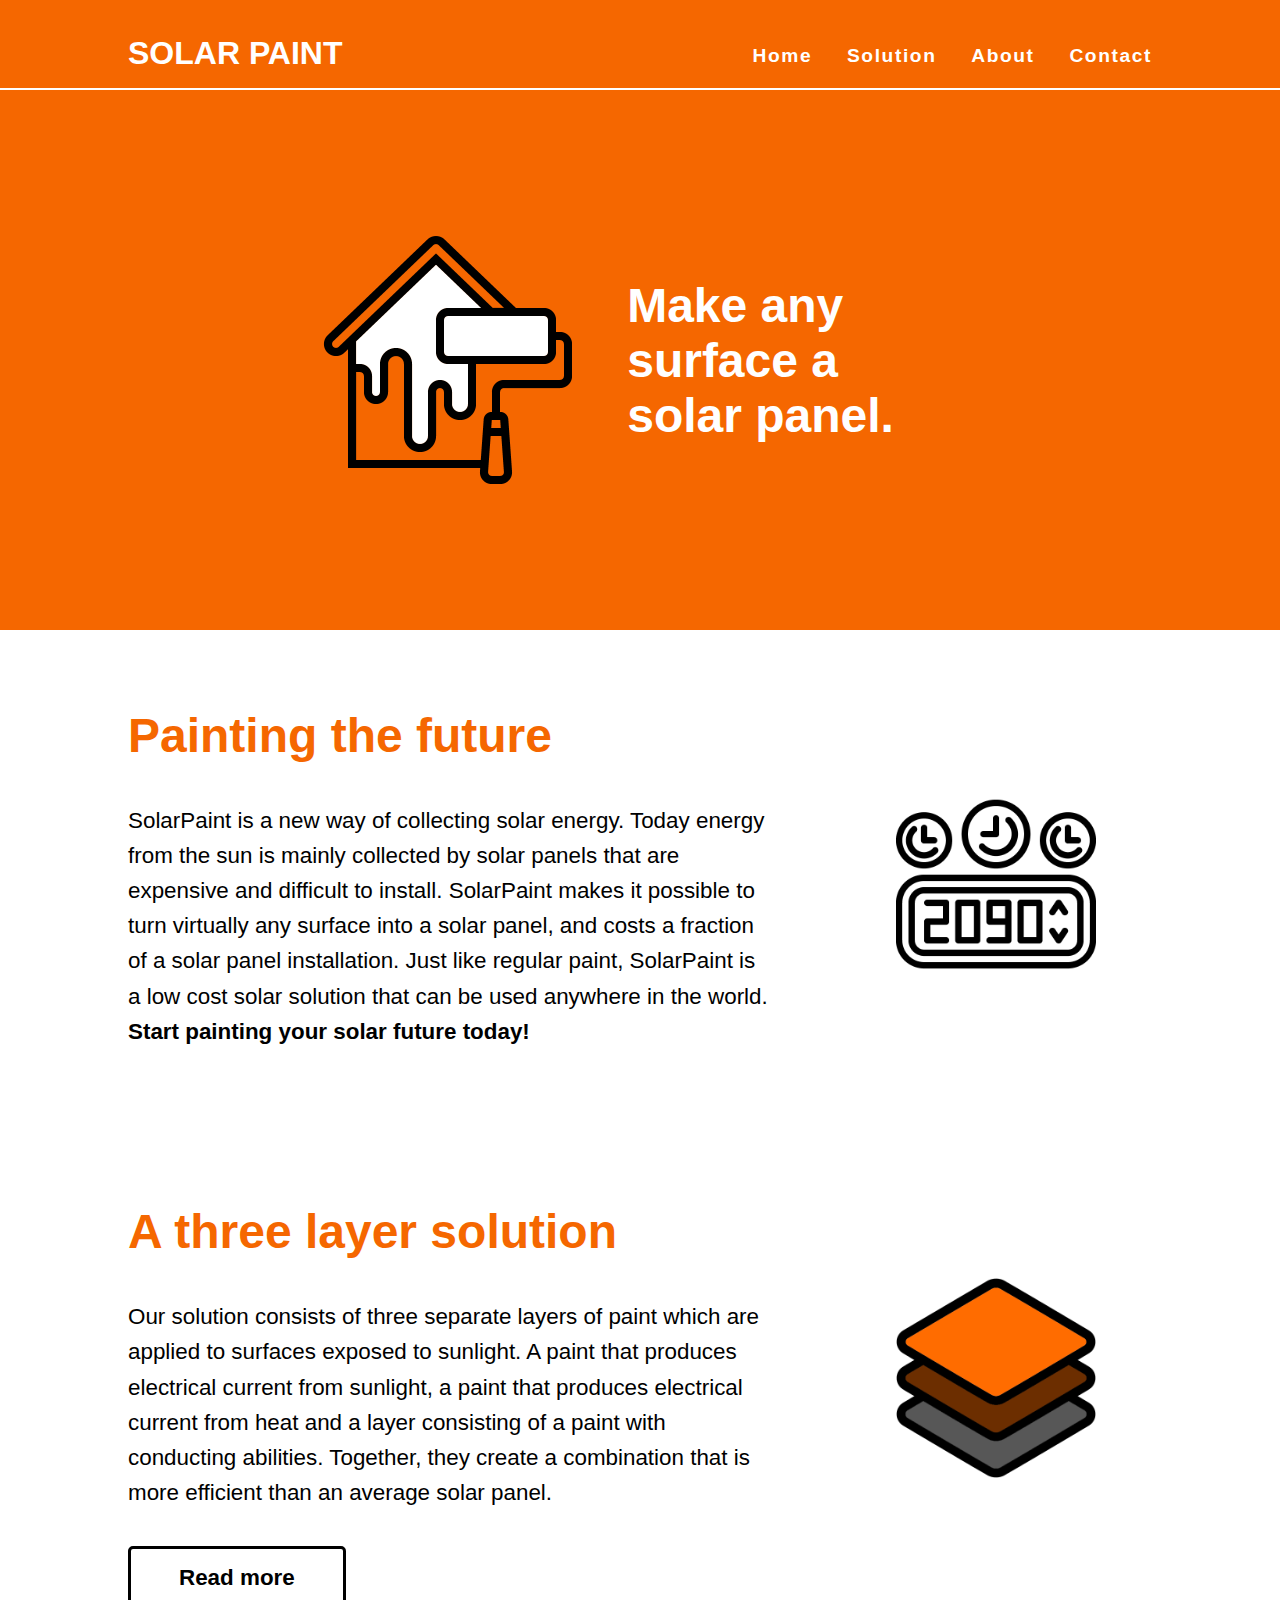
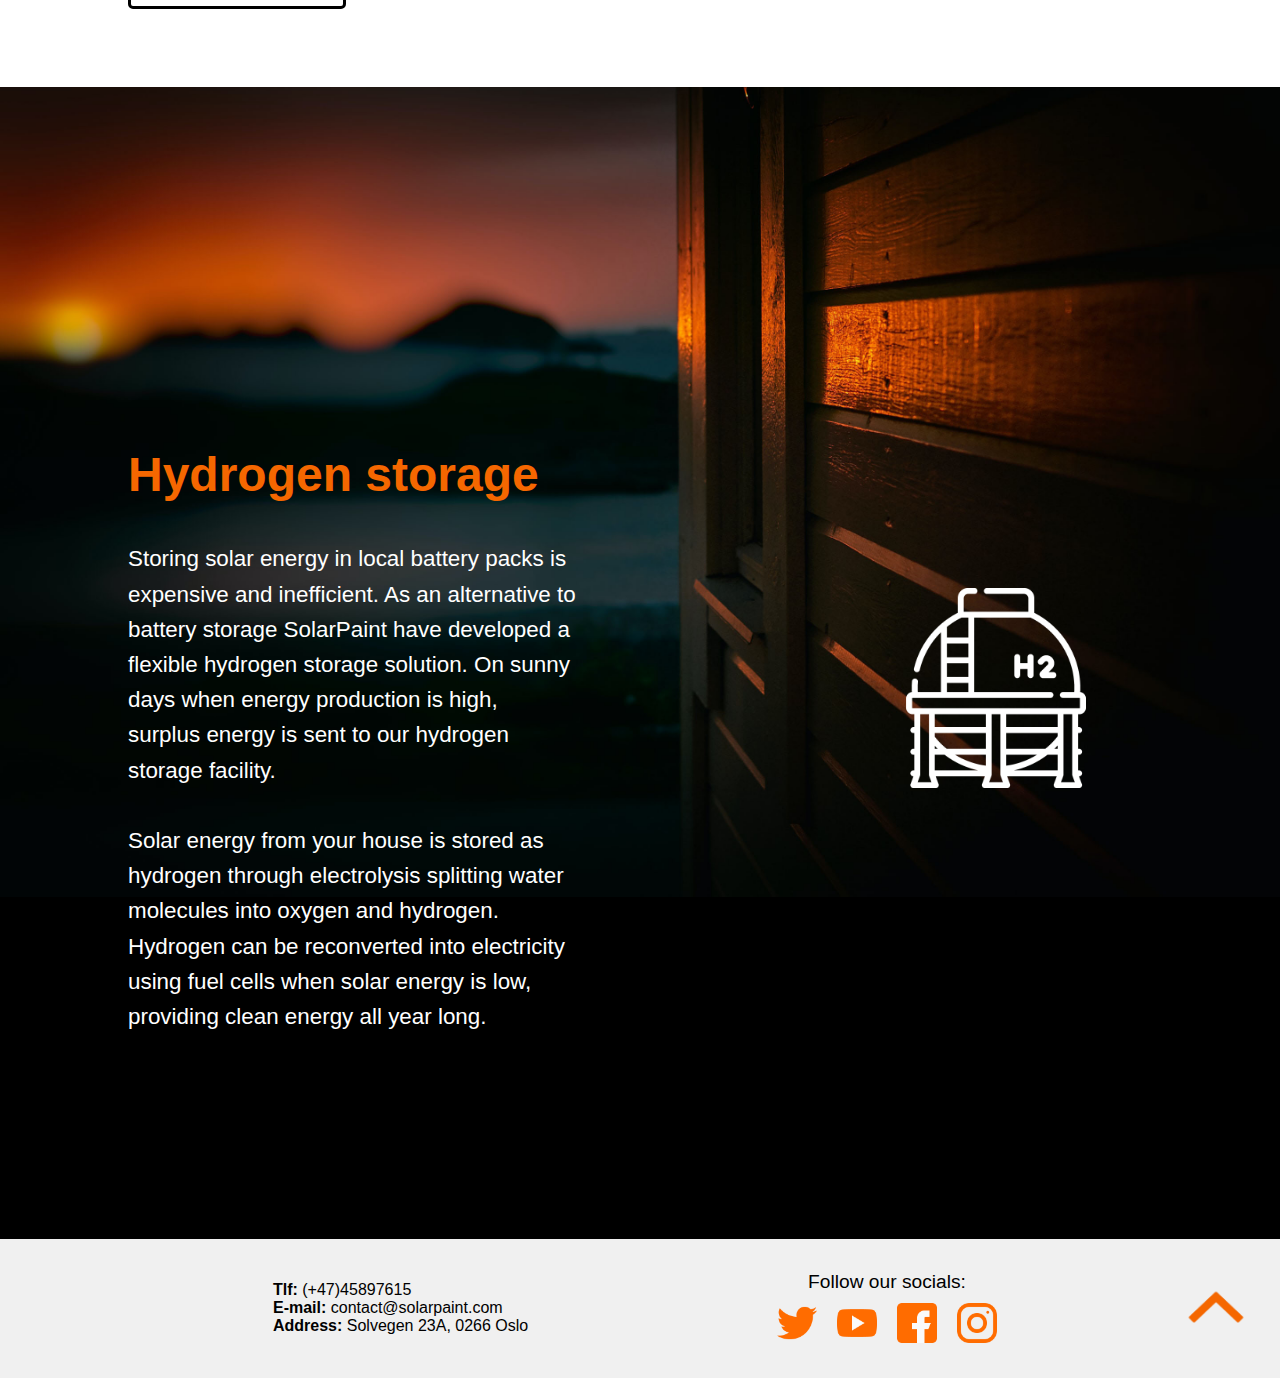
<file: index.html>
<!DOCTYPE html>
<html lang="en">
  <head>
    <meta charset="utf-8">
    <meta name="Viewport" content="width=device-width, initial-scale=1.0">
    <link rel="preconnect" href="https://fonts.gstatic.com">
    <link type="text/css" rel="stylesheet" href="css/index.css">
    <title>Solar Paint</title>
    <noscript>
      <style>
        /* Styles for no java script */
        .no-js {
          display: none;
        }
        @media screen and (max-width: 1024px){
          .nav-container {
            position: relative;
            top: 0;
            width: 100vw;
            height: auto;
            background-color: #f56700;
            z-index: 3;
            border-bottom-style: none;
          }
          .navbar {
            flex-direction: column;
          }
          .nav-logo{
            text-align: center;
            border-bottom-style: solid;
            border-color: white;
            border-width: 2px;
            width: 100vw;
          }
          .nav-links{
            position: relative;
            flex-direction: column;
            justify-content: space-around;
            text-align: center;
            align-items: center;
            padding: 0;
            top: 0;
            width: 100vw;
            height: 30vh;
            transform: translateX(0%);

          }
          .nav-links li {
            opacity: 1;
          }
          .header-content {
            top: 0;
          }
        }
      </style>
    </noscript>
  </head>
  <body>
    <header id="top">
      <!-- Skip button -->
      <a class="skip-button" href="#content">Skip to content</a>
      <!-- Navigationbar -->
      <div class="nav-container">
        <div class="navbar">
          <div class="nav-logo"><a href="index.html">Solar Paint</a></div>
          <ul class="nav-links">
            <li><a class="hover-effect" href="index.html">Home</a></li>
            <li><a class="hover-effect" href="solution.html">Solution</a></li>
            <li><a class="hover-effect" href="about.html">About</a></li>
            <li><a class="hover-effect" href="contact.html">Contact</a></li>
          </ul>
          <div class="menu no-js">
            <div class="menu-text">
              <p>menu </p>
            </div>
            <div class="burger">
              <div class="line1"></div>
              <div class="line2"></div>
              <div class="line3"></div>
            </div>
          </div>
        </div>
      </div>

      <!-- Content in header -->
      <div class="header-content">
        <div class="header-box">
          <div class="header-img-container">
            <img id="header-img" src="img/001-painting.png" alt="solar paint logo, a house and a paint roller combined in a icon ">
          </div>
          <div class="header-text">
            <h1>
              Make any surface a solar panel.<br>
            </h1>
          </div>
        </div>


      </div>

    </header>
    <main id="content">

      <div class="text-section">
        <div id="aboutTheProblem" class="row background-white">
          <div class="col-text">
            <h2>Painting the future</h2>
            <p>
              SolarPaint is a new way of collecting solar energy. Today energy from the sun is mainly collected by
              solar panels that are expensive and difficult to install. SolarPaint makes it possible to turn
              virtually any surface into a solar panel, and costs a fraction of a solar panel installation.
              Just like regular paint, SolarPaint is a low cost solar solution that can be used anywhere in the world.
              <strong>Start painting your solar future today!</strong>
            </p><br>
          </div>
          <div class="col-icon">
            <img src="img/icon_future.png" alt="An image of an clock representing the future">
          </div>
        </div>

        <div id="aboutImplementation" class="row background-white">
          <div class="col-text">
            <h2>A three layer solution</h2>
            <p>
              Our solution consists of three separate layers of paint which are applied to surfaces exposed to sunlight.
              A paint that produces electrical current from sunlight, a paint that produces electrical current from heat
              and a layer consisting of a paint with conducting abilities.
              Together, they create a combination that is more efficient than an average solar panel.
            </p><br>
            <a class="read-more-button" href="solution.html">Read more</a>
          </div>
          <div class="col-icon">
            <img src="img/icon_layers3_farge_fill.png" alt="Three stacked layers">
          </div>
        </div>
      </div>

        <div id="aboutStorage" class="row background-black">
          <div id="storage-text" class="col-text">
            <h2>Hydrogen storage</h2>
            <p>
              Storing solar energy in local battery packs is expensive and inefficient. As an alternative to battery
              storage SolarPaint have developed a flexible hydrogen storage solution. On sunny days when energy
              production is high, surplus energy is sent to our hydrogen storage facility.
              <br><br>
              Solar energy from your house is stored as hydrogen through electrolysis splitting water molecules into
              oxygen and hydrogen. Hydrogen can be reconverted into electricity using fuel cells when solar energy is
              low, providing clean energy all year long.
            </p><br>
          </div>
          <div id="h2-icon" class="col-icon">
            <img src="img/icon_hydrogen.png" alt="">
          </div>
        </div>
      </main>
      <footer>
        <div class="footer-container">
          <div class="footer-column-left">
            <ul class="footer-container-list">
              <li><strong>Tlf:</strong> (+47)45897615</li>
              <li><strong>E-mail:</strong> contact@solarpaint.com</li>
              <li><strong>Address:</strong> Solvegen 23A, 0266 Oslo</li>
            </ul>
          </div>
          <div class="footer-column-right">
            <div class="social-text">Follow our socials:</div>
            <div class="footer-socials">
              <a href="https://twitter.com" target="_blank" ><img class="socialMediaIcon" src="img/twitter_icon.png" alt="Twitter"></a>
              <a href="https://www.youtube.com" target="_blank" ><img class="socialMediaIcon" src="img/youtube_icon.png" alt="Youtube"></a>
              <a href="https://www.facebook.com" target="_blank" ><img class="socialMediaIcon" src="img/facebook_icon.png" alt="Facebook"></a>
              <a href="https://www.instagram.com" target="_blank" ><img class="socialMediaIcon" src="img/instagram_icon.png" alt="Instagram"></a>
            </div>
          </div>
        </div>
        <div class="top-arrow-container no-js">
          <a href="#top"><img src="img/orange-arrow.png" alt="Back to top"></a>
        </div>

      </footer>

    <script src="app.js" type="text/javascript"></script>
  </body>

  <!--

     SOURCES
     Hover effect links: https://webdevtrick.com/css-link-hover-effects/
     JS for mobile menu: https://www.youtube.com/watch?v=gXkqy0b4M5g
     Photo credit: https://unsplash.com/@vidarnm
     Graphics licensed and modified from : https://www.flaticon.com/

     ----- Resources used -----------------------------------

      Texteditor:
        Atom - https://atom.io/
        Webstorm - https://www.jetbrains.com/webstorm/

      Version control:
        Github - https://github.com/

      Html and css:
        https://www.w3schools.com/
        https://developer.mozilla.org/

      Accessibility:
        https://a11y-101.com/
        https://uu.difi.no/krav-og-regelverk/losningsforslag-web

      Automated html checker:
        Tingtung checker - http://checkers.eiii.eu/
        Lighthouse from chrome developer tool
        W3C markup validation - https://validator.w3.org/

      ----- Text ------------------------------------

      Sources:

      Sullivan, K.D. (2020. 09. September). Photovoltaic paint has endless potential. LabRoots.
      https://www.labroots.com/trending/chemistry-and-physics/18633/photovoltaic-paint-endless-potential

      Zyga. L. (2016, 21. November). Thermoelectric paint enables walls to convert heat into electricity. Phys org.
      https://phys.org/news/2016-11-thermoelectric-enables-walls-electricity.html


     -->


</html>
</file>
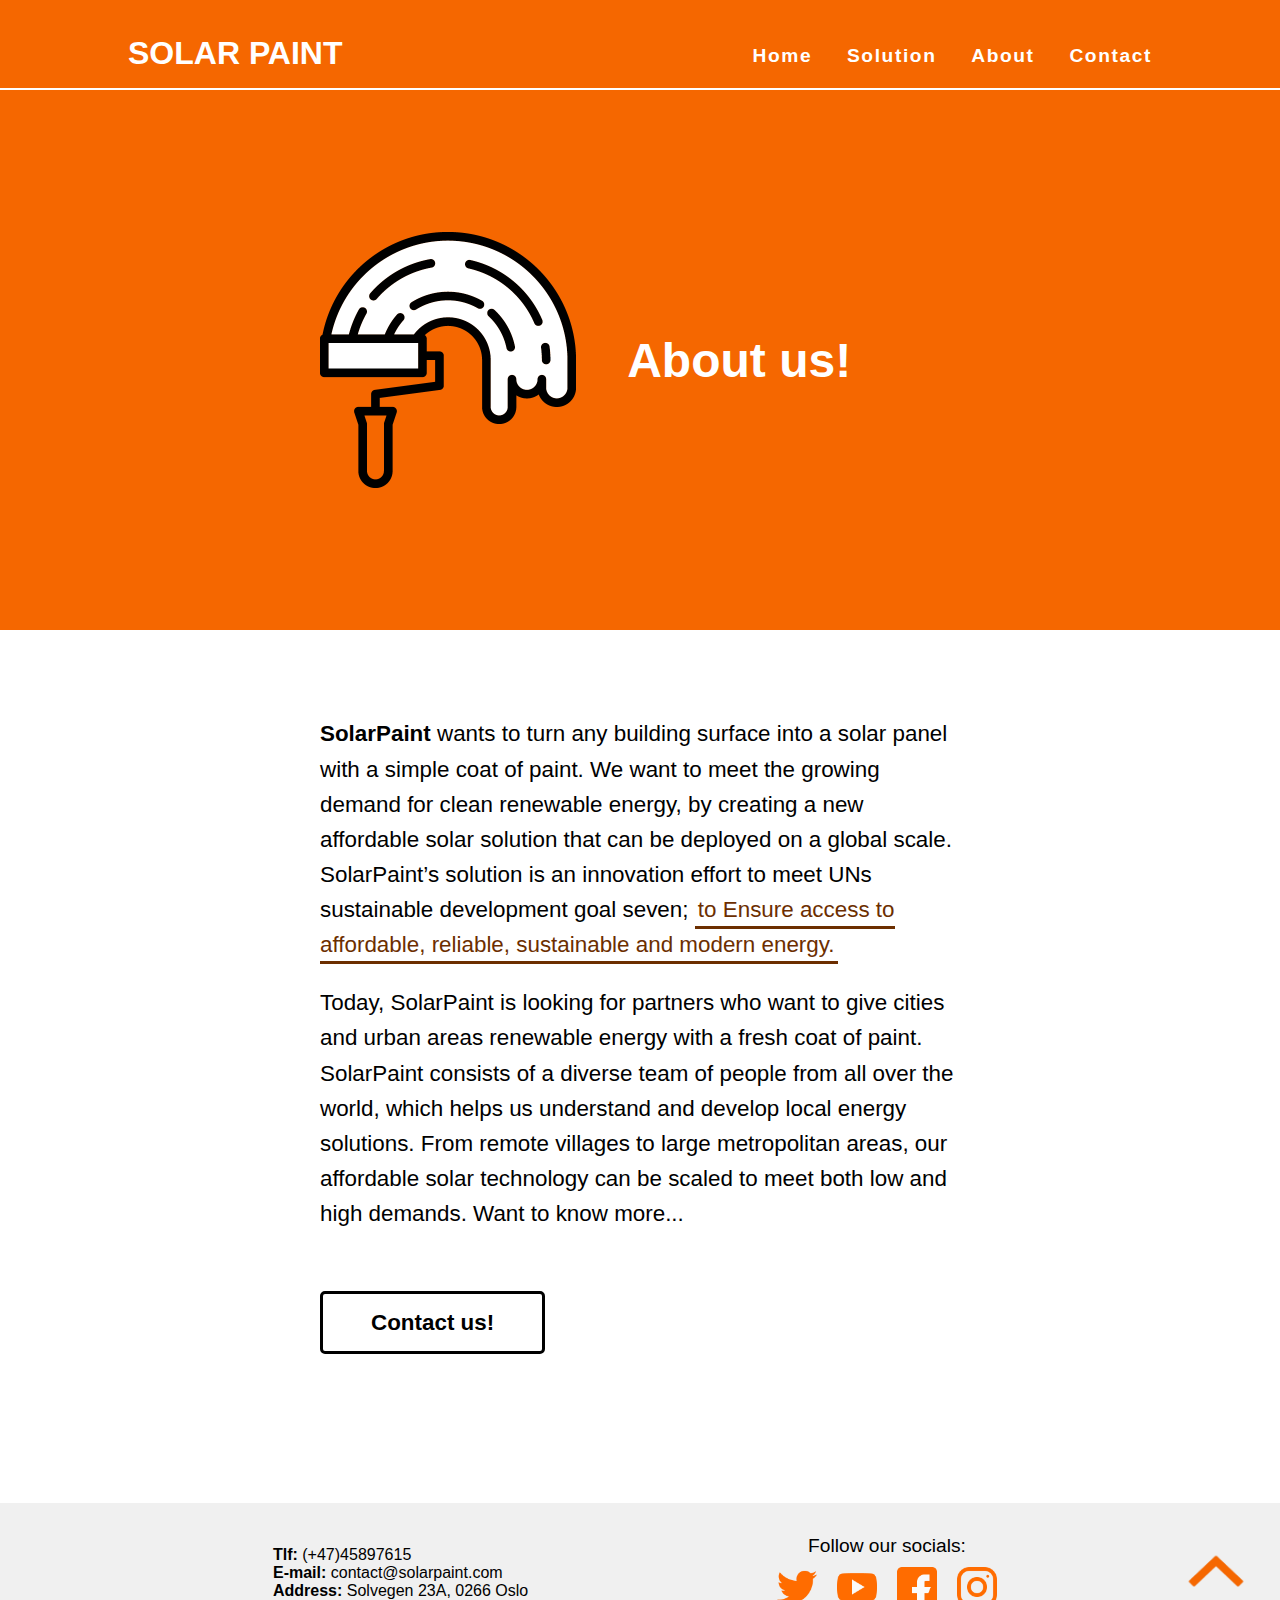
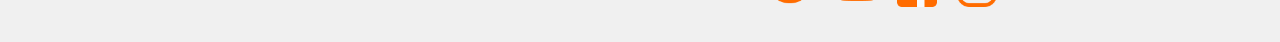
<file: about.html>
<!DOCTYPE html>
<html lang="en">
<head>
    <meta charset="UTF-8">
    <meta name="Viewport" content="width=device-width, initial-scale=1.0">
    <link rel="preconnect" href="https://fonts.gstatic.com">
    <link type="text/css" rel="stylesheet" href="css/index.css">
    <title>About</title>
    <noscript>
        <style>
            /* Styles for no java script */
            .no-js {
                display: none;
            }
            @media screen and (max-width: 1024px){
                .nav-container {
                    position: relative;
                    top: 0;
                    width: 100vw;
                    height: auto;
                    background-color: #f56700;
                    z-index: 3;
                    border-bottom-style: none;
                }
                .navbar {
                    flex-direction: column;
                }
                .nav-logo{
                    text-align: center;
                    border-bottom-style: solid;
                    border-color: white;
                    border-width: 2px;
                    width: 100vw;
                }
                .nav-links{
                    position: relative;
                    flex-direction: column;
                    justify-content: space-around;
                    text-align: center;
                    align-items: center;
                    padding: 0;
                    top: 0;
                    width: 100vw;
                    height: 30vh;
                    transform: translateX(0%);

                }
                .nav-links li {
                    opacity: 1;
                }
                .header-content {
                    top: 0;
                }
            }
        </style>
    </noscript>
</head>
<body>
    <header id="top">
        <!-- Skip button -->
        <a class="skip-button" href="#content-about">Skip to content</a>
        <!-- Navigationbar -->
        <div class="nav-container">
            <div class="navbar">
                <div class="nav-logo"><a href="index.html">Solar Paint</a></div>
                <ul class="nav-links">
                    <li><a class="hover-effect" href="index.html">Home</a></li>
                    <li><a class="hover-effect" href="solution.html">Solution</a></li>
                    <li><a class="hover-effect" href="about.html">About</a></li>
                    <li><a class="hover-effect" href="contact.html">Contact</a></li>
                </ul>
                <div class="menu no-js">
                    <div class="menu-text">
                        <p>menu </p>
                    </div>
                    <div class="burger">
                        <div class="line1"></div>
                        <div class="line2"></div>
                        <div class="line3"></div>
                    </div>
                </div>
            </div>
        </div>
    </header>

    <div class="header-content">
        <div class="header-box">
            <div class="header-img-container">
                <img id="header-img" src="img/icon_paintroller_white_fill.png"  alt="header illustration, a paint roller leaving a half circular paint stroke">
            </div>
            <div class="header-text">
                <h1>
                    About us!<br>
                </h1>
            </div>
        </div>
    </div>

    <main>
        <div class="contact-section row" id="about-us">
            <div class="contact-container">
                <div class="col-text">
                    <p><strong>SolarPaint</strong> wants to turn any building surface into a solar panel with a simple
                        coat of paint. We want to meet the growing demand for clean renewable energy,
                        by creating a new affordable solar solution that can be deployed on a global scale.
                        SolarPaint’s solution is an innovation effort to meet UNs sustainable development
                        goal seven; <a class="source" href="https://www.globalgoals.org/7-affordable-and-clean-energy">
                            to Ensure access to affordable, reliable, sustainable and modern energy.</a></p>

                    <p>Today, SolarPaint is looking for partners who want to give cities and urban areas renewable
                        energy with a fresh coat of paint. SolarPaint consists of a diverse team of people from
                        all over the world, which helps us understand and develop local energy solutions.
                        From remote villages to large metropolitan areas, our affordable solar technology can
                        be scaled to meet both low and high demands.
                        Want to know more...</p>

                    <br>

                    <p><a class="read-more-button" href="contact.html" target="_blank">Contact us!</a></p>



                </div>
            </div>
        </div>
    </main>



    <footer id="footer-margin">
        <div class="footer-container">
            <div class="footer-column-left">
                <ul class="footer-container-list">
                    <li><strong>Tlf:</strong> (+47)45897615</li>
                    <li><strong>E-mail:</strong> contact@solarpaint.com</li>
                    <li><strong>Address:</strong> Solvegen 23A, 0266 Oslo</li>
                </ul>
            </div>
            <div class="footer-column-right">
                <div class="social-text">Follow our socials:</div>
                <div class="footer-socials">
                    <a href="https://twitter.com" target="_blank" ><img class="socialMediaIcon" src="img/twitter_icon.png" alt="Twitter"></a>
                    <a href="https://www.youtube.com" target="_blank" ><img class="socialMediaIcon" src="img/youtube_icon.png" alt="Youtube"></a>
                    <a href="https://www.facebook.com" target="_blank" ><img class="socialMediaIcon" src="img/facebook_icon.png" alt="Facebook"></a>
                    <a href="https://www.instagram.com" target="_blank" ><img class="socialMediaIcon" src="img/instagram_icon.png" alt="Instagram"></a>
                </div>
            </div>
        </div>
        <div class="top-arrow-container no-js">
            <a href="#top"><img src="img/orange-arrow.png" alt="Back to top"></a>
        </div>
    </footer>



    <script src="app.js"></script>

</body>

<!--

     SOURCES
     Hover effect links: https://webdevtrick.com/css-link-hover-effects/
     JS for mobile menu: https://www.youtube.com/watch?v=gXkqy0b4M5g
     Photo credit: https://unsplash.com/@vidarnm
     Graphics licensed from : https://www.flaticon.com/

     -->
</html>
</file>
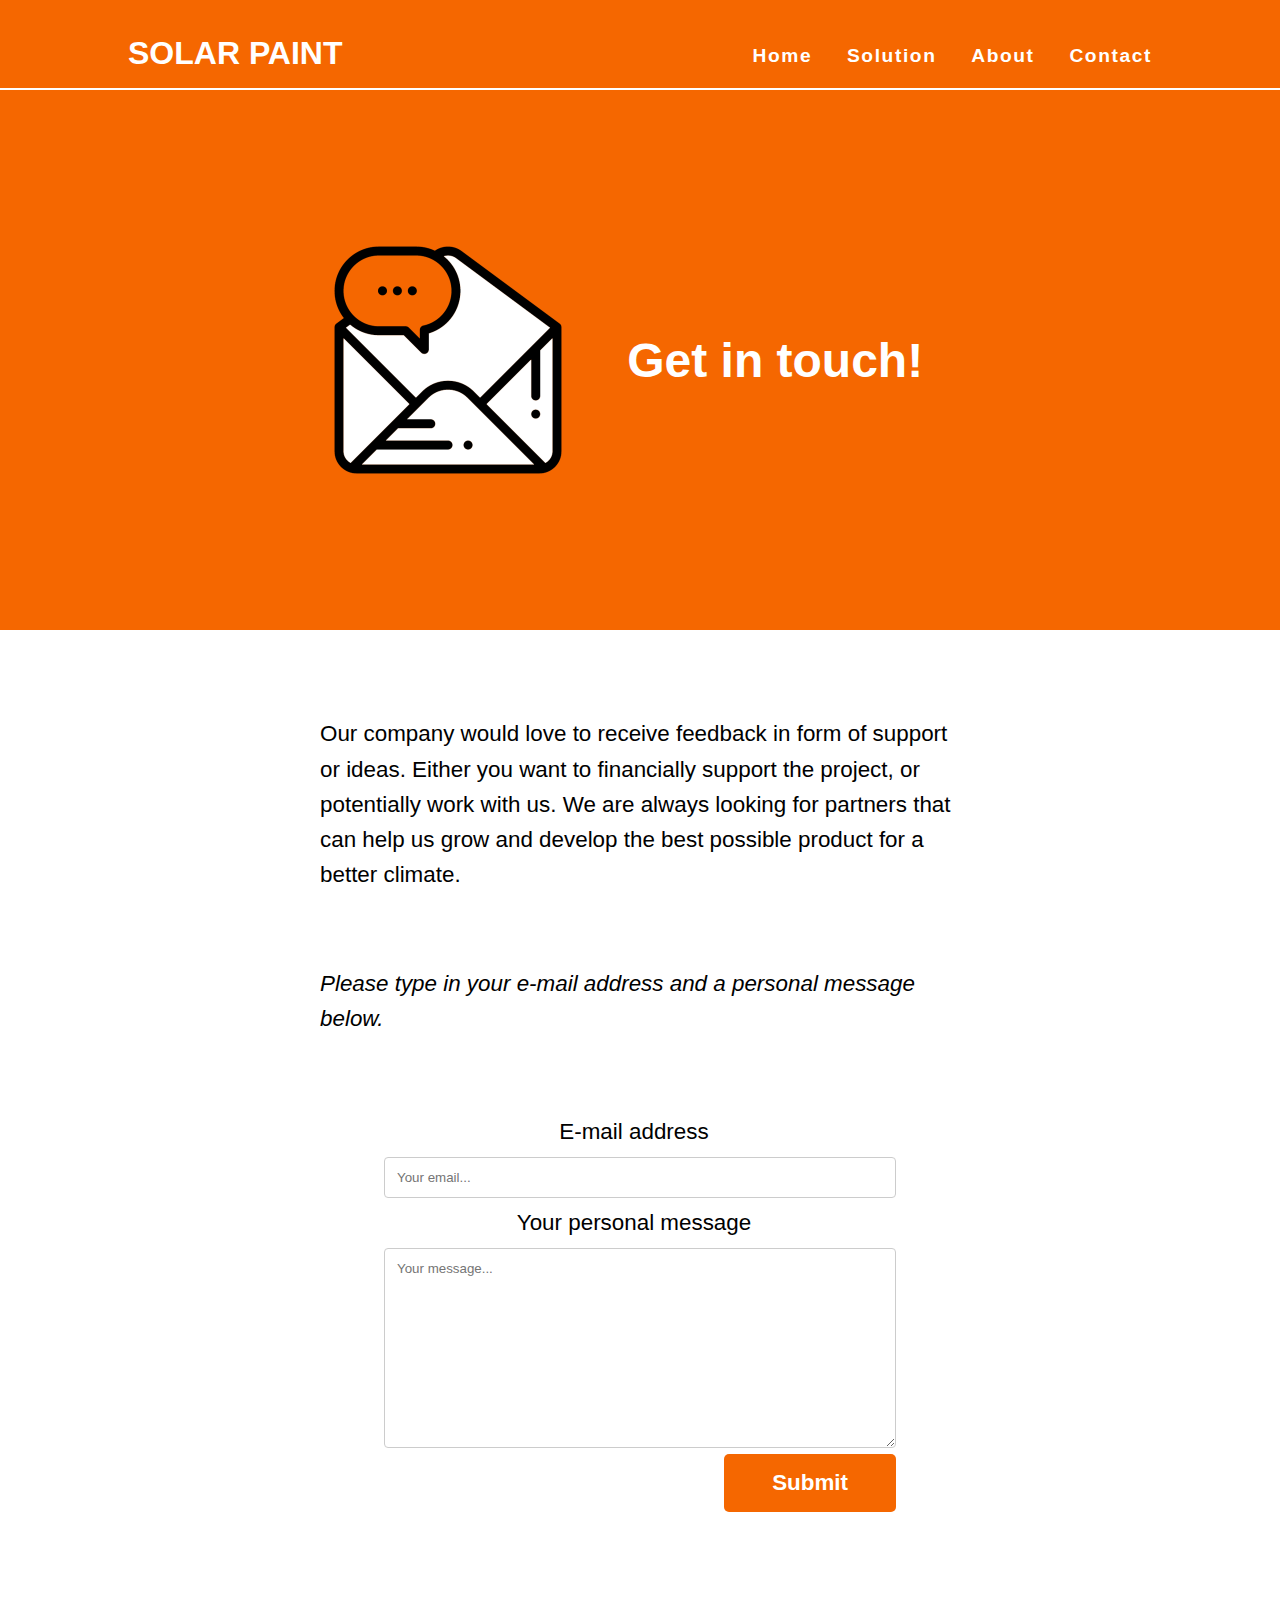
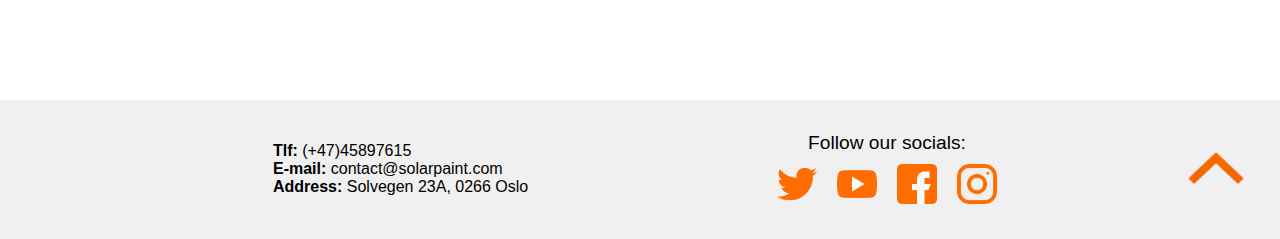
<file: contact.html>
<!DOCTYPE html>
<html lang="en">
<head>
    <meta charset="UTF-8">
    <meta name="Viewport" content="width=device-width, initial-scale=1.0">
    <link rel="preconnect" href="https://fonts.gstatic.com">
    <link type="text/css" rel="stylesheet" href="css/index.css">
    <title>Contact</title>
    <noscript>
        <style>
            /* Styles for no java script */
            .no-js {
                display: none;
            }
            @media screen and (max-width: 1024px){
                .nav-container {
                    position: relative;
                    top: 0;
                    width: 100vw;
                    height: auto;
                    background-color: #f56700;
                    z-index: 3;
                    border-bottom-style: none;
                }
                .navbar {
                    flex-direction: column;
                }
                .nav-logo{
                    text-align: center;
                    border-bottom-style: solid;
                    border-color: white;
                    border-width: 2px;
                    width: 100vw;
                }
                .nav-links{
                    position: relative;
                    flex-direction: column;
                    justify-content: space-around;
                    text-align: center;
                    align-items: center;
                    padding: 0;
                    top: 0;
                    width: 100vw;
                    height: 30vh;
                    transform: translateX(0%);

                }
                .nav-links li {
                    opacity: 1;
                }
                .header-content {
                    top: 0;
                }
            }
        </style>
    </noscript>
</head>
<body>
<div id="myModal" class="modal">
    <div class="modal-content">
        <div class="modal-header">
            <span class="close">&times;</span>
            <h2>Thank you!</h2>
        </div>
        <div class="modal-body">
            <p>Your message was received.</p>
        </div>
    </div>

</div>
<header id="top">
  <!-- Skip button -->
  <a class="skip-button" href="#content">Skip to content</a>
    <!-- Navigationbar -->
    <div class="nav-container">
        <div class="navbar">
            <div class="nav-logo"><a href="index.html">Solar Paint</a></div>
            <ul class="nav-links">
                <li><a class="hover-effect" href="index.html">Home</a></li>
                <li><a class="hover-effect" href="solution.html">Solution</a></li>
                <li><a class="hover-effect" href="about.html">About</a></li>
                <li><a class="hover-effect" href="contact.html">Contact</a></li>
            </ul>
            <div class="menu no-js">
                <div class="menu-text">
                    <p>menu </p>
                </div>
                <div class="burger">
                    <div class="line1"></div>
                    <div class="line2"></div>
                    <div class="line3"></div>
                </div>
            </div>
        </div>
    </div>

    <!-- Content in header -->
    <div class="header-content">
        <div class="header-box">
            <div class="header-img-container">
                <img id="header-img" src="img/icon_contact_fill.png"  alt="header illustration, an envelope with a speech bubble">
            </div>
            <div class="header-text">
                <h1>
                    Get in touch!<br>
                </h1>
            </div>
        </div>


    </div>


</header>
<main>
    <div class="contact-section row" id="content">
        <div class="contact-container">
            <div class="col-text">
                <p>Our company would love to receive feedback in form of support or ideas.
                    Either you want to financially support the project, or potentially work with us.
                    We are always looking for partners that can help us grow and develop the best possible product for a better climate.</p><br>

                <p><i>Please type in your e-mail address and a personal message below.</i></p>


            </div>
            <div class="form-container">
                <form id="myForm">
                    <label for="email">E-mail address</label>
                    <input type="text" id="email" name="email" placeholder="Your email...">
                    <label for="subject">Your personal message</label>
                    <textarea name="subject" id="subject" placeholder="Your message..." style="height:200px"></textarea><br>
                </form>
                <button id="myBtn" type="submit">Submit</button>
            </div>
        </div>

    </div>


</main>
<footer id="footer-margin">
    <div class="footer-container">
        <div class="footer-column-left">
            <ul class="footer-container-list">
                <li><strong>Tlf:</strong> (+47)45897615</li>
                <li><strong>E-mail:</strong> contact@solarpaint.com</li>
                <li><strong>Address:</strong> Solvegen 23A, 0266 Oslo</li>
            </ul>
        </div>
        <div class="footer-column-right">
            <div class="social-text">Follow our socials:</div>
            <div class="footer-socials">
                <a href="https://twitter.com" target="_blank" ><img class="socialMediaIcon" src="img/twitter_icon.png" alt="Twitter"></a>
                <a href="https://www.youtube.com" target="_blank" ><img class="socialMediaIcon" src="img/youtube_icon.png" alt="Youtube"></a>
                <a href="https://www.facebook.com" target="_blank" ><img class="socialMediaIcon" src="img/facebook_icon.png" alt="Facebook"></a>
                <a href="https://www.instagram.com" target="_blank" ><img class="socialMediaIcon" src="img/instagram_icon.png" alt="Instagram"></a>
            </div>
        </div>
    </div>
    <div class="top-arrow-container no-js">
        <a href="#top"><img src="img/orange-arrow.png" alt="Back to top"></a>
    </div>
</footer>

<script src="app.js"></script>
<script src="modal.js"></script>
</body>

<!--

     SOURCES
     Hover effect links: https://webdevtrick.com/css-link-hover-effects/
     JS for mobile menu: https://www.youtube.com/watch?v=gXkqy0b4M5g
     Photo credit: https://unsplash.com/@vidarnm
     Graphics licensed from : https://www.flaticon.com/

     -->
</html>
</file>
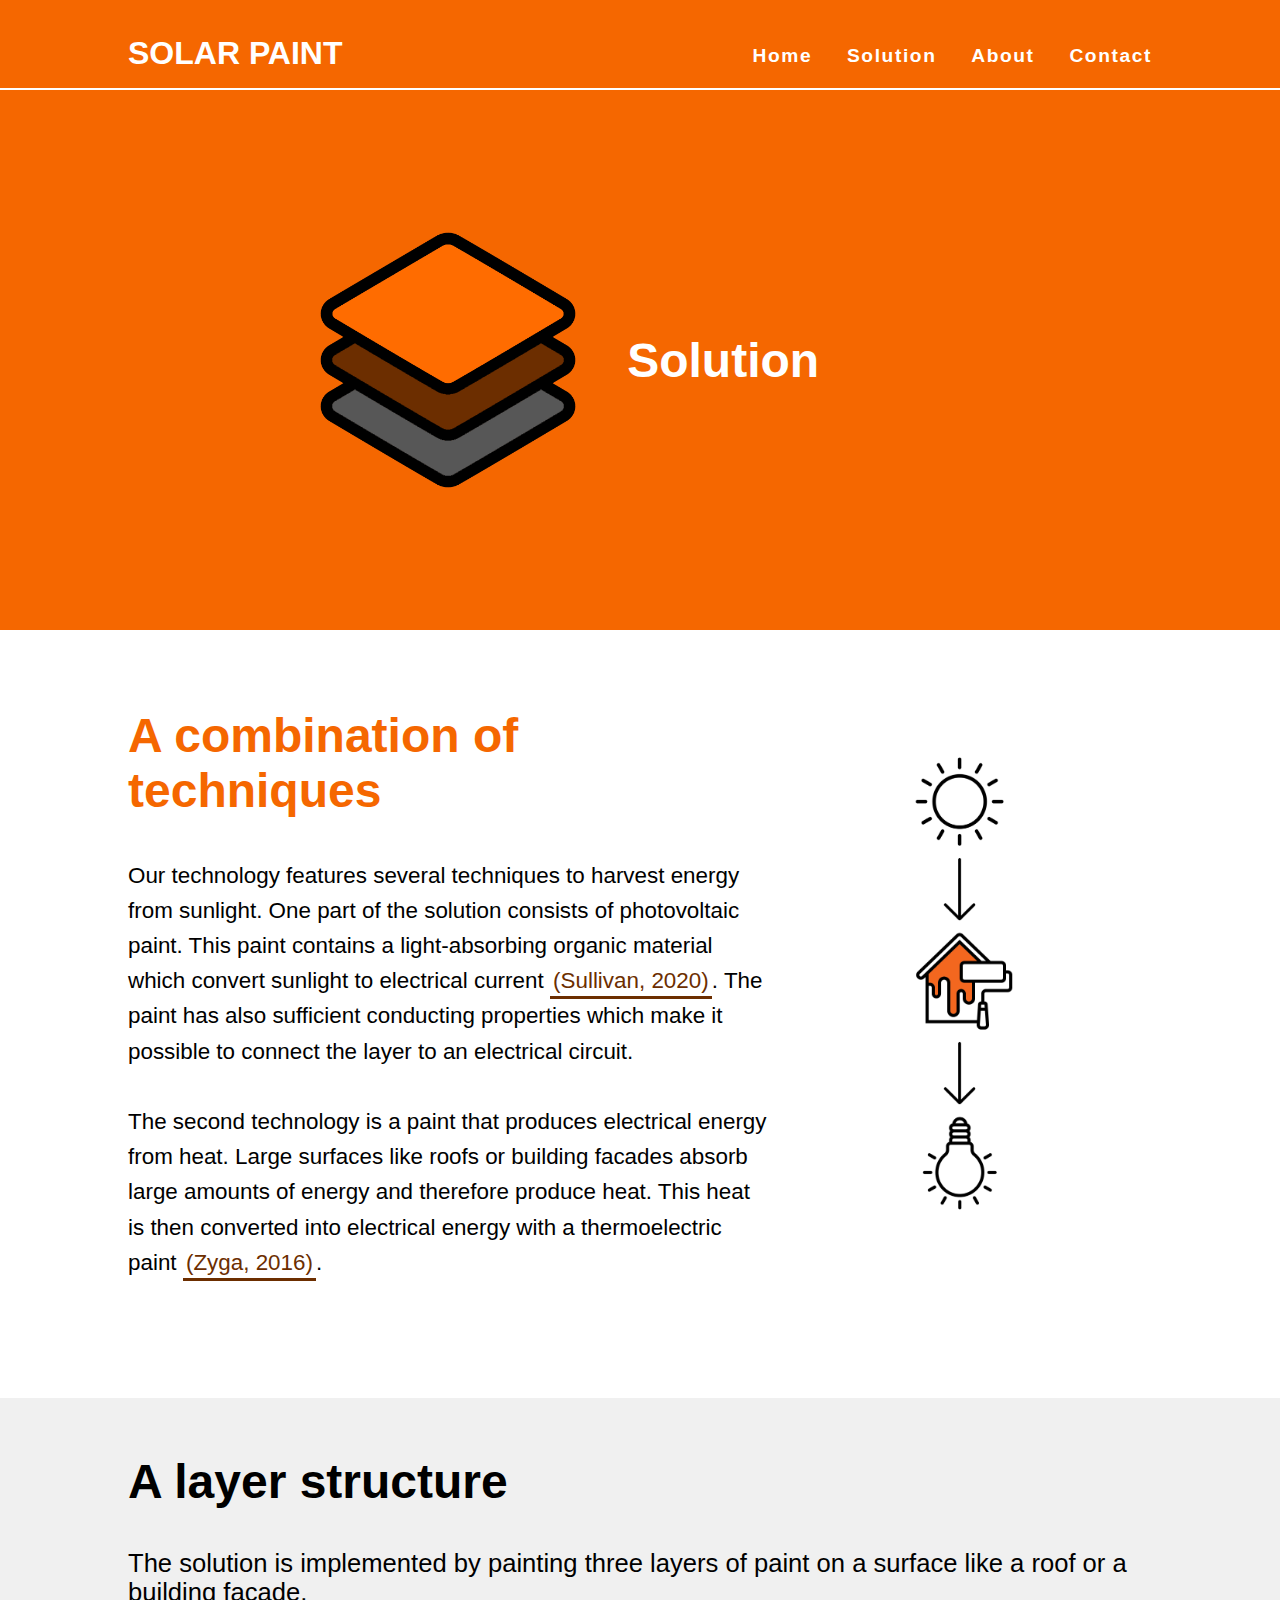
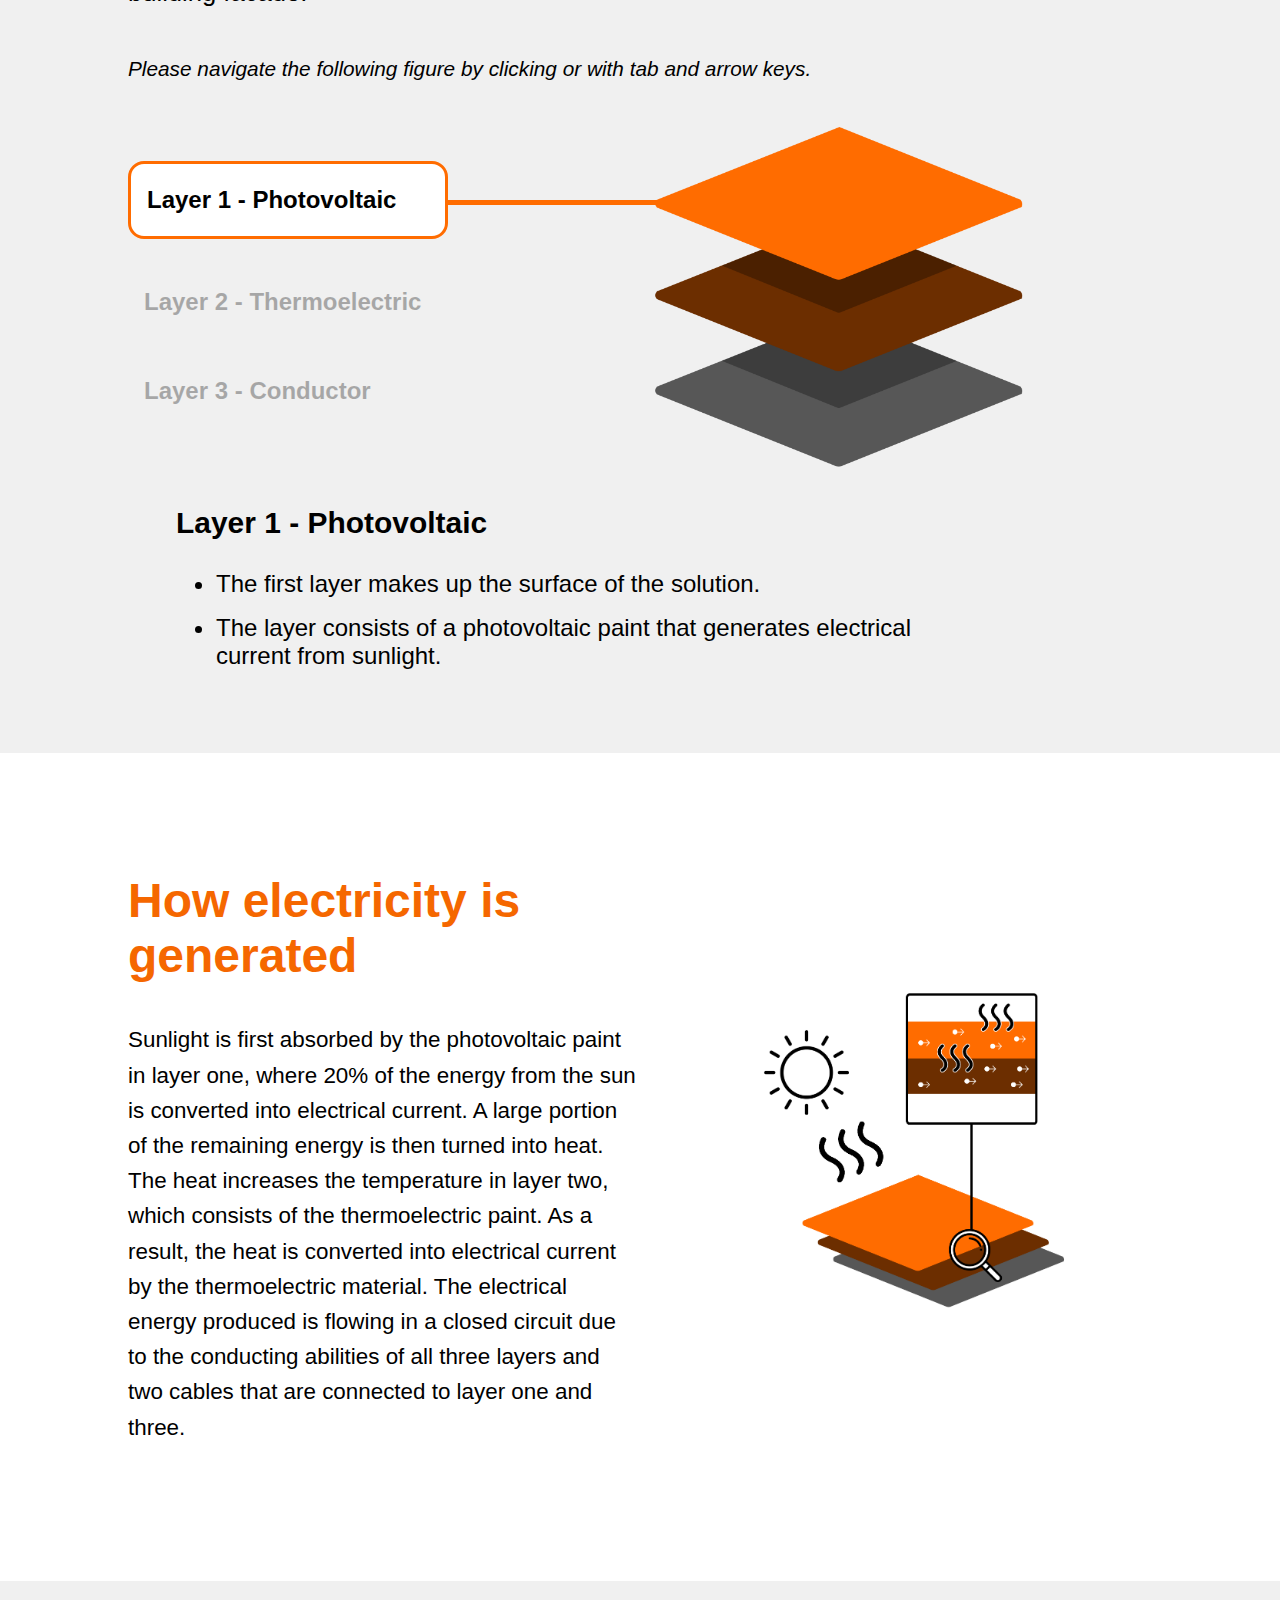
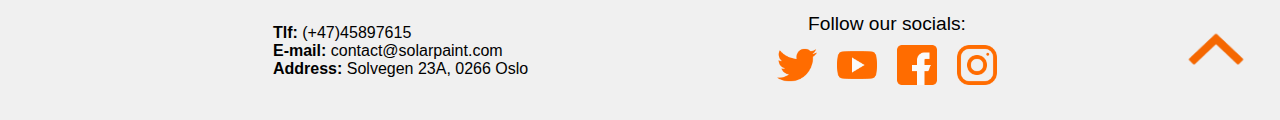
<file: solution.html>
<!DOCTYPE html>
<html lang="en">
<head>
    <meta charset="UTF-8">
    <meta name="Viewport" content="width=device-width, initial-scale=1.0">
    <link rel="preconnect" href="https://fonts.gstatic.com">
    <link type="text/css" rel="stylesheet" href="css/index.css">
    <title>Solution</title>
    <noscript>
        <style>
            /* Styles for no java script */
            .no-js {
                display: none;
            }
            @media screen and (max-width: 1024px){
                .nav-container {
                    position: relative;
                    top: 0;
                    width: 100vw;
                    height: auto;
                    background-color: #f56700;
                    z-index: 3;
                    border-bottom-style: none;
                }
                .navbar {
                    flex-direction: column;
                }
                .nav-logo{
                    text-align: center;
                    border-bottom-style: solid;
                    border-color: white;
                    border-width: 2px;
                    width: 100vw;
                }
                .nav-links{
                    position: relative;
                    flex-direction: column;
                    justify-content: space-around;
                    text-align: center;
                    align-items: center;
                    padding: 0;
                    top: 0;
                    width: 100vw;
                    height: 30vh;
                    transform: translateX(0%);

                }
                .nav-links li {
                    opacity: 1;
                }
                .header-content {
                    top: 0;
                }
            }
        </style>
    </noscript>
</head>
<body>
    <header id="top">
        <!-- Skip button -->
        <a class="skip-button" href="#content-solution">Skip to content</a>
        <!-- Navigationbar -->
        <div class="nav-container">
            <div class="navbar">
                <div class="nav-logo"><a href="index.html">Solar Paint</a></div>
                <ul class="nav-links">
                    <li><a class="hover-effect" href="index.html">Home</a></li>
                    <li><a class="hover-effect" href="solution.html">Solution</a></li>
                    <li><a class="hover-effect" href="about.html">About</a></li>
                    <li><a class="hover-effect" href="contact.html">Contact</a></li>
                </ul>
                <div class="menu no-js">
                    <div class="menu-text">
                        <p>menu </p>
                    </div>
                    <div class="burger">
                        <div class="line1"></div>
                        <div class="line2"></div>
                        <div class="line3"></div>
                    </div>
                </div>
            </div>
        </div>

        <div class="header-content">
            <div class="header-box">
                <div class="header-img-container">
                    <img id="header-img" src="img/icon_layers3_farge_fill.png"  alt="header illustration, 3 layers of paint">
                </div>
                <div class="header-text">
                    <h1>
                        Solution<br>
                    </h1>
                </div>
            </div>

        </div>


    </header>
    <!-- Main section -->
    <main id="content-solution">
      <div class="row">
        <div class="col-text col-text-solution">
          <h2>A combination of techniques</h2>
          <p>
            Our technology features several techniques to harvest energy from sunlight.
            One part of the solution consists of photovoltaic paint.
            This paint contains a light-absorbing organic material which convert sunlight to electrical current <a class="source" href="https://www.labroots.com/trending/chemistry-and-physics/18633/photovoltaic-paint-endless-potential" target="_blank">(Sullivan, 2020)</a>.
            The paint has also sufficient conducting properties which make it possible to connect the layer to an electrical circuit.
            <br><br>
            The second technology is a paint that produces electrical energy from heat.
            Large surfaces like roofs or building facades absorb large amounts of energy and therefore produce heat.
            This heat is then converted into electrical energy with a thermoelectric paint <a class="source" href="https://phys.org/news/2016-11-thermoelectric-enables-walls-electricity.html" target="_blank">(Zyga, 2016)</a>.
          </p>
        </div>
        <div id="img-container-techniques" class="col-icon">
          <picture class="comination-icon-picture">
            <source srcset="img/suntobulb_fig_vertical.png" media="(min-width: 1025px)">
            <source srcset="img/suntobulb_fig_horisontal.png" media="(max-width: 1025px)">
            <img id="combination-icon-techniques" src="img/suntobulb_fig_horisontal.png" alt="Solar energy and solar paint results in electrical energy">
          </picture>
        </div>
      </div>

      <div class="layerfigure-row">
        <div>
          <h2>A layer structure</h2>
          <p>
            The solution is implemented by painting three layers of paint on a surface like a roof or a building facade.
          </p>
        </div>
        <figure class="layerfigure-container">
          <p class="expl-normal" tabindex="0"><i>Please navigate the following figure by clicking or with tab and arrow keys.</i></p>
          <p class="expl-touch" tabindex="0"><i>Please navigate the following figure by tapping the layers or labels.</i></p>
          <!-- mobile Image -->
          <div class="layerfigure-image-container mobile-image">
            <label class="image-cover-1" for="layer1">Layer 1 - Photovoltaic</label>
            <label class="image-cover-2" for="layer2">Layer 2 - Thermoelectric</label>
            <label class="image-cover-3" for="layer3">Layer 3 - Conductor</label>
            <picture>
              <img id="layer-image-mobile" src="img/LayerFigureSpacing2.png" alt="Three stacked layers">
            </picture>
          </div>

          <div id="layerfiguretxt">
            <input id="layer1" type="radio" name="layerFigure" checked="checked" aria-describedby="layer-description-1" title="Layer 1 - Photovoltaic">
            <label for="layer1" class="layerfigure-layer1 layer-label" aria-hidden="true">
              Layer 1<span> - Photovoltaic</span>
            </label>
            <div aria-hidden="true" class="pointer-layer1"></div>
            <div aria-hidden="true" class="pointer-layer1-helper"></div>
            <!-- Hidden box -->
            <div id="HiddenLayer1" aria-hidden="true">
              <h3>Layer 1 - Photovoltaic</h3>
              <ul id="layer-description-1">
                <li>The first layer makes up the surface of the solution.</li>
                <li>The layer consists of a photovoltaic paint that generates electrical current from sunlight.</li>
              </ul>
            </div>

            <input id="layer2" type="radio" name="layerFigure" aria-describedby="layer-description-2" title="Layer 2 - Thermoelectric">
            <label for="layer2" class="layerfigure-layer2 layer-label" aria-hidden="true">
              Layer 2<span> - Thermoelectric</span>
            </label>
            <div aria-hidden="true" class="pointer-layer2"></div>
            <!-- Hidden box -->
            <div id="HiddenLayer2" aria-hidden="true">
              <h3>Layer 2 - Thermoelectric</h3>
              <ul id="layer-description-2">
                <li>The second layer is a thermoelectric paint, which converts heat into electrical energy.</li>
                <li>It is thicker than the other layers and has the ability to conduct electrical current.</li>
              </ul>
            </div>

            <input id="layer3" type="radio" name="layerFigure" aria-describedby="layer-description-3" title="Layer 3 - conductor">
            <label for="layer3" class="layerfigure-layer3 layer-label" aria-hidden="true">
              Layer 3<span> - Conductor</span>
            </label>
            <div aria-hidden="true" class="pointer-layer3"></div>
            <div aria-hidden="true" class="pointer-layer3-helper"></div>
            <!-- Hidden box -->
            <div id="HiddenLayer3" aria-hidden="true">
              <h3>Layer 3 - Conductor</h3>
              <ul id="layer-description-3">
                <li>The last layer consists of a material with conducting properties.</li>
                <li>This element ensures that the photovoltaic and thermoelectric paint is connected to an electrical circuit</li>
              </ul>
            </div>
          </div>

          <div aria-labelledby="layer-image" class="layerfigure-image-container mobile-remove">
            <label class="image-cover-1" for="layer1" aria-hidden="true">Layer 1</label>
            <label class="image-cover-2" for="layer2" aria-hidden="true">Layer 2</label>
            <label class="image-cover-3" for="layer3" aria-hidden="true">Layer 3</label>
            <picture>
              <source srcset="img/LayerFigureSpacing2.png" media="(max-width: 850px)">
              <img id="layer-image" src="img/LayerFigureSpacing1.png" alt="Three stacked layers">
            </picture>
          </div>
        </figure>
      </div>

      <div class="row">
        <div id="text-generated" class="col-text">
          <h2>How electricity is generated</h2>
          <p id="harvest-description">
            Sunlight is first absorbed by the photovoltaic paint in layer one, where 20% of the energy from the sun is converted into electrical current.
            A large portion of the remaining energy is then turned into heat.
            The heat increases the temperature in layer two, which consists of the thermoelectric paint.
            As a result, the heat is converted into electrical current by the thermoelectric material.
            The electrical energy produced is flowing in a closed circuit due to the conducting abilities of all three layers and two cables that are connected to layer one and three.
          </p>
        </div>
        <div id="img-containter-generated" class="col-icon">
          <img id="combination-icon-generated" aria-describedby="harvest-description" src="img/LayerFigure_coating_zoom.png" alt="A figure that ilustrates the flow of electrons between the three layers">
        </div>
      </div>
        <div class="row"></div>
    </main>
    <footer id="footer-margin">
        <div class="footer-container">
            <div class="footer-column-left">
                <ul class="footer-container-list">
                    <li><strong>Tlf:</strong> (+47)45897615</li>
                    <li><strong>E-mail:</strong> contact@solarpaint.com</li>
                    <li><strong>Address:</strong> Solvegen 23A, 0266 Oslo</li>
                </ul>
            </div>
            <div class="footer-column-right">
                <div class="social-text">Follow our socials:</div>
                <div class="footer-socials">
                    <a href="https://twitter.com" target="_blank" ><img class="socialMediaIcon" src="img/twitter_icon.png" alt="Twitter"></a>
                    <a href="https://www.youtube.com" target="_blank" ><img class="socialMediaIcon" src="img/youtube_icon.png" alt="Youtube"></a>
                    <a href="https://www.facebook.com" target="_blank" ><img class="socialMediaIcon" src="img/facebook_icon.png" alt="Facebook"></a>
                    <a href="https://www.instagram.com" target="_blank" ><img class="socialMediaIcon" src="img/instagram_icon.png" alt="Instagram"></a>
                </div>
            </div>
        </div>
        <div class="top-arrow-container no-js">
            <a href="#top"><img src="img/orange-arrow.png" alt="Back to top"></a>
        </div>
    </footer>
    <script src="app.js"></script>
</body>

<!--

     SOURCES
     Hover effect links: https://webdevtrick.com/css-link-hover-effects/
     JS for mobile menu: https://www.youtube.com/watch?v=gXkqy0b4M5g
     Photo credit: https://unsplash.com/@vidarnm
     Graphics licensed from : https://www.flaticon.com/

     -->
</html>
</file>
<file: css/index.css>
div{
   //border: solid 3px gray;
}

* {
  box-sizing: border-box;
}

html {
  scroll-behavior: smooth;
}

body {
  margin: 0;
  padding: 0;
  font-size: 1.6rem;
  font-family: 'helvetica', sans-serif;
}

.skip-button {
  text-decoration: none;
  background-color: white;
  position: absolute;
  top: -4rem;
  z-index: 100;
  padding: 1rem;
  left: 1rem;
  transition: transform 0.2s;
}
.skip-button:hover {
  background-color: black;
  color: white;
}
.skip-button:focus {
  transform: translateY(5rem);
}

/*
  Styles frontpage
*/

header {
  background-color: #f56700;
}

.header-content {
  height: 60vh;
  top: 10vh;
  position: relative;
  display: flex;
  flex-direction: column;
  justify-content: center;
  align-items: center;
  background-color: #f56700;
}

.header-box {
  display: flex;
  height: auto;
  width: 50%;
  align-items: center;
}

.header-img-container {
  width: 50%;
  padding-right: 4%;
}


#header-img {
  width: 256px;
  height: auto;
  float: right;

}

.header-text {
  width: 70%;
  padding-left: 4%;
  text-align: left;
  align-items: center;
  color: white;
}

h2, h1 {
  font-size: 3rem;
}

.arrow-container{
  position: absolute;
  bottom: 2%;
  transition: transform 0.2s ease;
}

#arrow {
  height: 75px;
  width: auto;
  transition: transform 0.3s;
}

#arrow:hover{
  height: 85px;
  width: auto;
  -webkit-transform: scale(1.15);
  cursor: pointer;
}

.nav-container {
  position: fixed;
  top: 0;
  width: 100vw;
  height: 10vh;
  background-color: #f56700;
  border-bottom-style: solid;
  border-color: white;
  border-width: 2px;
  z-index: 3;
}

.navbar {
  width: 80%;
  margin: 0 auto;
  height: 100%;
  display: flex;
  justify-content: space-between;
  align-items: center;
  padding-top: 2vh;

}

.nav-logo {
  width: 80%;
  font-size: 2rem;
  text-transform: uppercase;
  font-weight: 700;
  color: white;
}


.nav-links {
  display: flex;
  justify-content: space-between;
  width: 600px;
}
.nav-links li {
  list-style: none;
}

.nav-links a{
  color: white;
  text-decoration: none;
  font-size: 1.2rem;
  font-weight: 700;
  letter-spacing: .1rem;
  cursor: pointer;
}


a, a > span {
  position: relative;
  color: inherit;
  text-decoration: none;
  line-height: 24px;
}
a:before, a:after, a > span:before, a > span:after {
  content: '';
  position: absolute;
  transition: transform .5s ease;
}

.hover-effect {
  padding: 5px 0;

}
.hover-effect:before {
  left: 0;
  bottom: 0;
  width: 100%;
  height: 2px;
  background: #ffffff;
  transform: scaleX(0);
}
.hover-effect:hover:before {
  transform: scaleX(1);
}





.menu {
  width: 100px;
  display: none;
  align-items: center;
  justify-content: center;
}

.menu-text {
  font-size: 1rem;
  font-weight: 700;
  color: white;
  text-transform: uppercase;
  padding-right: 5px;
  padding-top: 2px;
}


.burger {
  display: none;
}

.burger div {
  width: 25px;
  height: 3px;
  background-color: white;
  margin: 5px;
  transition: all 0.3s ease;
}

@media screen and (max-width:1024px) {
  body {
    overflow-x: hidden;
  }


  .header-box {
    flex-direction: column;
    align-items: center;
    width: 100%;
  }
  .header-content {
    align-items: center;
    text-align: center;
  }
  .header-text {
    padding-left: 0;
    width: 70%;
    text-align: center;
  }
  #header-img {
    width: 250px;
    height: auto;
    float: none;
  }
  h2, h1 {
    font-size: 2.5rem;
  }
  .header-img-container {
    padding: 0;
    width: 70%;
  }



  .nav-links {
    position: absolute;
    transform: translateX(100%);
    right: 0;
    top: 10vh;
    margin: 0;
    padding: 25vh 0;
    height: 90vh;
    flex-direction: column;
    justify-content: space-around;
    text-align: center;
    align-items: center;
    width: 40vw;
    background-color: #f56700;
    transition: transform 0.5s ease-in;
  }

  .menu {
    display: flex;
    cursor: pointer;
  }

  .burger {
    display: block;
    cursor: pointer;
  }

  .nav-links a {
    font-size: 1.5rem;
  }


  .nav-links li {
    opacity: 0;
  }

}

@media screen and (max-width: 768px){
  .nav-links {
    width: 100vw;
  }
}

@media screen and (max-width: 414px){
  #header-img{
    width: 200px;
    height: auto;
  }
  h2, h1 {
    font-size: 2rem;
  }
  .nav-logo {
    font-size: 1.5rem;
  }
  .nav-links a {
    padding: 1rem 3rem;
  }
}

@media screen and (max-width: 350px){
  #header-img{
    width: 150px;
    height: auto;
  }
  h2 {
    font-size: 1.8rem;
  }
}

/* Script classes */
.nav-active {
  transform: translateX(0%);
}

@keyframes navLinkFade {
  from {
    opacity: 0;
    transform: translateX(50px);
  }
  to {
    opacity: 1;
    transform: translateX(0px);
  }
}

.toggle .line1 {
  transform: rotate(-45deg) translate(-5px, 6px);
}
.toggle .line2 {
  opacity: 0;
}
.toggle .line3 {
  transform: rotate(45deg) translate(-5px, -6px);
}

/* Main section (frontpage) */
main {
  margin-top: 4rem;
}
.source {
  color: #6c2e00;
  padding: 0.2rem;
  border-bottom-color: #6c2e00;
  border-bottom-style: solid;
}
.source:hover {
  background-color: black;
  color: white;
  border-color: black;
  border-radius: 5px 5px 5px 5px;
}
.source:focus {
  background-color: black;
  color: white;
  border-color: black;
  border-radius: 5px 5px 5px 5px;
}

.row {
  padding: 4rem 10vw 0;
  display: flex;
  flex-direction: row;
}
.row-text {
  padding: 6.25rem 10vw 0;
}
.col-text {
  width: 50vw;
  height: auto;
  text-align: left;
}
.col-text h2 {
  color: #f56700;
}
.col-text p {
  font-size: 1.4rem;
  line-height: 2.2rem;
}

.col-icon {
  width: 30vw;
  display: flex;
  padding-left: 10vw;
}

.col-icon img {
  align-self: center;
  width: 12.5rem;
}

#h2-icon {
  padding-bottom: 30vh;
}

#storage-text {
  max-width: 980px;
}

.read-more-button {
  color: black;
  font-size: 1.4rem;
  padding: 1rem 3rem;
  border-style: solid;
  border-color: black;
  border-radius: 5px 5px 5px 5px;
  transition: 0.2s ease;
  font-weight: 700;
}
.read-more-button:hover {
  background-color: #f56700;
  border-radius: 5px 5px 5px 5px;
  border-color: white;
  color: white;
  cursor: pointer;
}
#aboutStorage {
  background-image: url("../img/big_sunset_vidar-nordli-mathisen-omTL6AQQL4M-unsplash.jpg");
  background-position: initial;
  background-repeat: no-repeat;
  background-size: contain;
  height: 72rem;
  overflow: hidden;
  padding-top: 20rem;
}
.background-black {
  background-color: black;
}

.background-black .col-text p {
  color: white;
  padding-right: 12rem;
}

#text-generated {
  width: 40vw;
}
#combination-icon-techniques {
  width: 35%;
}
#img-container-techniques {
  padding: 0;
}
#img-containter-generated {
  width: 40vw;
  padding: 0;
  padding-left: 10%;
}
#combination-icon-generated {
  width: 90%
}
.comination-icon-picture {
  display: flex;
  justify-content: center;
}
/* Media query for 1550px*/
@media (min-width: 96.875em) {
  #combination-icon-techniques {
    width: calc(35% - 4vw);
  }
}
/* Media query for 1024px*/
@media (max-width: 64em) {
  .row {
    display: flex;
    flex-direction: column;
  }
  .col-icon {
    order: 1;
    margin-top: 1rem;
    padding-bottom: 1rem;
    padding-left: 0;
    width: 100%;
    justify-content: center;
  }
  .col-text {
    order: 2;
    padding: 0 0;
    width: 100%;
    text-align: left;
  }
  .img-container-storage {
    height: auto;
  }
  .img-container-storage img {
    width: 100vw;
  }
  .combination-icon {
    margin: 0;
    padding: 0;
  }
  #aboutStorage {
    height: 80rem;
  }
  .background-black .col-text p {
    padding-right: 0;
  }
  #text-generated {
    width: 100%;
  }
  #combination-icon-techniques {
    width: 100%;
  }
  #combination-icon-generated {
    width: 50%;
  }
  #img-containter-generated {
    width: 100%;
    padding-left: 0;
  }
  #img-container-techniques {
    padding: 3rem 0;
}
  #h2-icon {
    padding-bottom: 5vh;
  }
}
/* Media query for 800px*/
@media (max-width: 50em) {
  #combination-icon-generated {
    width: 17.5rem;
  }
  #aboutStorage {
    padding-top: 15rem;
    background-image: url("../img/small_sunset_vidar-nordli-mathisen-omTL6AQQL4M-unsplash.jpg");
    background-position: top;
    background-repeat: no-repeat;
    background-size: contain;
  }
}
/* Media query for 512px */
@media (max-width: 32em) {
  #aboutStorage {
    padding-top: 7rem;
    height: 95rem;
  }
}
/*--- End styles for startpage ------------------------------------- */


/*--- Style for solution page -------------------------------------- */

/* Layer figure */
.layerfigure-container {
  height: 45rem;
  overflow: auto;
  margin: 1rem 10vw;
}
.layer-text h2 {
  font-size: 1.5rem;
}
.mobile-image {
  display: none;
}
.layerfigure-image-container {
  float: right;
  position: relative;
}
.layerfigure-image-container picture img {
  margin: 0 0;
}
#layer-image {
  width: 25rem;
}
#layerfiguretxt {
  width: 20rem;
  margin-right: 15vw;
  position: relative;
}
.layerfigure-container > div {
  float: left;
}
.layerfigure-container > div input {
  position: absolute;
  margin: 0;
  opacity: 0;
  height: 3rem;
  width: 18rem;
  left: 1rem;
}
#layer1 {
  top: 4.5rem;
}
#layer2 {
  top: 11rem;
}
#layer3 {
  top: 17rem;
}
.layerfigure-row {
  background-color: rgba(240, 240, 240, 1);
  padding-top: 1rem;
  z-index: -100;
  margin-top: 6rem;
}
.layerfigure-row > div {
  margin: 1rem 10vw;
}
.layerfigure-row h2 {
  color: black;
}
.expl-normal {
  display: none;
  padding: 0.2rem 0;
}
.expl-touch {
  display: block;
  font-size: 1.3rem;
  padding: 0.2rem 0;
}

/* Styles applied on screens that support hover */
@media (hover: hover) {
  .layer-label:hover {
    background-color: #ff6c00;
    color: black;
    opacity: 1;
    cursor: pointer;
  }
  .expl-normal {
    font-size: 1.3rem;
    display: block;
  }
  .expl-touch {
    display: none;
  }
}

.layer-label {
  opacity: 0.3;
  border-radius: 1rem 1rem 1rem 1rem;
  font-size: 1.5rem;
  display: block;
  position: relative;
  padding: 1.4rem 1rem;
  z-index: 1;
  font-weight: bold;
}

input[id*="layer"]:checked + label {
  opacity: 1;
}
#layer1:checked + label,
#layer2:checked + label,
#layer3:checked + label {
  background-color: white;
  color: black;
  border-style: solid;
  border-width: 0.2rem;
  border-color: black;
}
#layer1:checked + label {
  border-color: #ff6c00;
}
#layer2:checked + label {
  border-color: #6c2e00;
}
#layer3:checked + label {
  border-color: #575757;
}

.layerfigure-layer1 {
  margin-top: 3.5rem;
  margin-bottom: 1.65rem;
}
.layerfigure-layer2 {
  margin-top: 0rem;
  margin-bottom: 1rem;
}
@keyframes layerFocus {
  from {box-shadow: 0 3px 5px black, 0 -3px 5px black;}
    to {box-shadow: 0px 0px 0px black, 0 0 0 black;}
}
#layer1:focus + label,
#layer2:focus + label,
#layer3:focus + label   {
  animation: layerFocus 1s;
  animation-timing-function: ease-out;
}

/* Pointers */
[class*="pointer-layer"] {
  overflow: auto;
  height: 5px;
  position: absolute;
  display: inline-block;
  left: 20rem;
  opacity: 0;
}
.pointer-layer1 {
  background-color: #ff6c00;
  width: calc(15vw + 10rem);
  top: calc(3.5rem + 2.45rem);
  transform: rotate(0deg);
  transform-origin: top left;
  border-radius: 0 5px 5px 0;
}
.pointer-layer2 {
  background-color: #6c2e00;
  width: calc(15vw + 10rem);
  top: calc(2rem + 2.8rem + 2.45rem + 4.6rem);
}
.pointer-layer3 {
  background-color: #575757;
  width: calc(15vw + 10rem);
  top: calc(2rem * 3 + 2 * 4.6rem + 2.45rem);
  transform: rotate(0deg);
  transform-origin: top left;
}
.pointer-layer1-helper {
  display: none;
  background-color: #ff6c00;
}
.pointer-layer3-helper {
  display: none;
  background-color: #575757;
}
#layer1:checked ~ .pointer-layer1,
#layer1:checked ~ .pointer-layer1-helper,
#layer2:checked ~ .pointer-layer2,
#layer3:checked ~ .pointer-layer3,
#layer3:checked ~ .pointer-layer3-helper {
  opacity: 1;
}
[id*="HiddenLayer"] {
  display: none;
  position: absolute;
  top: 23rem;
  left: 0;
  margin-left: 2rem;
  padding: 0.2rem 1rem;
  width: 60vw;
}
[id*="HiddenLayer"] h2 {
  font-size: 2rem;
}
[id*="HiddenLayer"] li {
  font-size: 1.5rem;
  margin: 1rem 0;
}
#layer1:checked ~ #HiddenLayer1 {
  display: inline-block;
}
#layer2:checked ~ #HiddenLayer2 {
  display: inline-block;
}
#layer3:checked ~ #HiddenLayer3 {
  display: inline-block;
}
[class*="image-cover-"] {
  opacity: 0;
  position: absolute;
  width: 25rem;
  overflow: auto;
  z-index: 1;
  display: inline-block;
  padding: 0;
}
[class*="image-cover-"]:hover {
  cursor: pointer;
}
.image-cover-1 {
  top: 0;
  height: 9rem;
  border-radius: 10px 10px 0 0;
}
.image-cover-2 {
  top: 9rem;
  height: 7rem;
}
.image-cover-3 {
  top: 16rem;
  height: 8rem;
  border-radius: 0 0 10px 10px;
}

/* Media querry for viewport 1140px */
@media (max-width: 71.25em) {
  .layer-label {
    font-size: 1.2rem;
  }
  #layerfiguretxt {
    width: 17rem;
    margin-right: 10vw;
  }
  .layerfigure-image-container picture img {
    margin: 0 0;
  }
  .layerfigure-layer1 {
    margin-top: 4rem;
    margin-bottom: 1.5rem;
  }
  .layerfigure-layer2 {
    margin-top: 0rem;
    margin-bottom: 1.7rem;
  }
  .pointer-layer1 {
    width: calc(10vw + 5rem);
    top: 6rem;
    transform: rotate(0deg);
    transform-origin: top left;
    left: 17rem;
  }
  .pointer-layer2 {
    width: calc(10vw + 5rem);
    top: 11.8rem;
    transform: rotate(0deg);
    transform-origin: top left;
    left: 17rem;
  }
  .pointer-layer3 {
    width: calc(10vw + 5rem);
    top: 17.7rem;
    transform: rotate(0deg);
    transform-origin: top left;
    left: 17rem;
  }
  .layerfigure-container > div input {
    width: 15rem;
  }
  #layer2 {
    top: 10.5rem;
  }
  #layer3 {
    top: 17rem;
  }
}

/* Media querry for viewport 985px */
@media (max-width: 61.5625em) {
  .layer-label {
    font-size: 1.1rem;
  }
  .layerfigure-container {
    overflow-x: hidden;
    height: 50rem;
  }
  #layerfiguretxt {
    width: 13rem;
    margin-right: 8vw;
  }
  #layer-image {
    width: 21rem;
  }
  .layerfigure-image-container picture img {
    margin: 3.5rem 0;
  }
  .layerfigure-layer1 {
    margin-top: 4.5rem;
    margin-bottom: 1rem;
  }
  .layerfigure-layer2 {
    margin-top: 0rem;
    margin-bottom: 1.7rem;
  }
  .pointer-layer1 {
    width: calc(8vw + 6rem);
    top: 8.5rem;
    transform: rotate(0deg);
    transform-origin: top left;
    left: 12.5rem;
  }
  .pointer-layer2 {
    width: calc(8vw + 6rem);
    top: 13.35rem;
    transform: rotate(0deg);
    transform-origin: top left;
    left: 12.5rem;
  }
  .pointer-layer3 {
    width: calc(8vw + 6rem);
    top: 18.4rem;
    transform: rotate(0deg);
    transform-origin: top left;
    left: 12.5rem;
  }
  [class*="image-cover-"] {
    width: 21rem;
  }
  .image-cover-1 {
    top: 3.5rem;
    height: 8rem;
    border-radius: 10px 10px 0 0;
  }
  .image-cover-2 {
    top: calc(3.5rem + 8rem);
    height: 5rem;
  }
  .image-cover-3 {
    top: calc(3.5rem + 8rem + 5rem);
    height: 8rem;
    border-radius: 0 0 10px 10px;
  }
  .layerfigure-container > div input {
    height: 3.3rem;
    width: 11rem;
    left: 1rem;
  }
  #layer1 {
    top: 5.6rem;
  }
  #layer2 {
    top: 11.7rem;
  }
  #layer3 {
    top: 18.5rem;
  }
}

/* Media querry for viewport 850px */
@media (max-width: 53.125em) {
  [class*="layer-label"] span {
    display: none;
  }
  [id*="HiddenLayer"] {
    top: 18rem;
  }
  [class*="image-cover-"] {
    width: 15rem;
    left: 8vw;
  }
  .layerfigure-image-container picture img {
    margin: 0 0;
  }
  .layerfigure-layer1 {
    margin-top: 2rem;
    margin-bottom: 1.6rem;
  }
  .layerfigure-layer2 {
    margin-top: 0rem;
    margin-bottom: 1.8rem;
  }
  .pointer-layer1 {
    top: 5.3rem;
    left: 6.5rem;
  }
  .pointer-layer2 {
    top: 9.65rem;
    left: 6.5rem;
  }
  .pointer-layer3 {
    top: 14.15rem;
    left: 6.5rem;
  }
  #layerfiguretxt {
    width: 7rem;
  }
  .layerfigure-image-container {
    width: 15rem;
  }
  #layer-image {
    width: 15rem;
    position: relative;
    left: 8vw;
  }
  .layer-label {
    width: auto;
  }
  .image-cover-1 {
    top: 2rem;
    height: 5rem;
    border-radius: 10px 10px 0 0;
  }
  .image-cover-2 {
    top: 7rem;
    height: 5rem;
  }
  .image-cover-3 {
    top: calc(7rem + 5rem);
    height: 6rem;
    border-radius: 0 0 10px 10px;
  }
  .layerfigure-container > div input {
    height: 3rem;
    width: 6rem;
    left: 0.5rem;
  }
  #layer1 {
    top: 2.6rem;
  }
  #layer2 {
    top: 8rem;
  }
  #layer3 {
    top: 13.7rem;
  }
}

/* Media querry for viewport 570px */
@media (max-width: 35.625em) {
  #layerfiguretxt {
    margin-right: 0;
  }
}

/* Media querry for viewport 520px */
@media (max-width: 32.5em) {
  .layerfigure-container {
    height: calc(58rem - 30vw);
    overflow: hidden;
  }
  .expl-normal,
  .expl-touch {
    font-size: 1.1rem;
  }
  .layerfigure-row h2 {
    font-size: 1.3rem;
  }
  .layerfigure-row p {
    font-size: 1.1rem;
  }
  .layer-label {
    width: auto;
    font-size: 1rem;
    margin: 0;
    float: left;
    display: inline-block;
    padding: 1.1rem calc(0.1rem + 2vw);
  }

  #layerfiguretxt {
    width: 80vw;
    display: block;
  }
  #HiddenLayer1,
  #HiddenLayer2,
  #HiddenLayer3 {
    top: 5rem;
  }
  .mobile-remove {
    display: none;
  }
  .mobile-image {
    display: inline-block;
    padding: 0 calc((80vw - 15rem) / 2);
    width: 80vw;
  }
  #layer-image-mobile {
    width: 15rem;
    z-index: 50;
  }
  .image-cover-1 {
    top: 2rem;
    height: 6rem;
    left: calc((80vw - 15rem) / 2);
  }
  .image-cover-2 {
    top: 8rem;
    height: 4rem;
    left: calc((80vw - 15rem) / 2);
  }
  .image-cover-3 {
    top: 12rem;
    height: 5rem;
    left: calc((80vw - 15rem) / 2);
  }
  .pointer-layer1 {
    width: 11.5rem;
    top: 0rem;
    left: 2.5rem;
    transform: rotate(-90deg);
    transform-origin: top left;
  }
  .pointer-layer1-helper {
    z-index: 0;
    display: inline-block;
    width: 9rem;
    left: 2.5rem;
    top: -11.5rem;
    transform: rotate(-20deg);
    transform-origin: top left;
  }
  .pointer-layer2 {
    top: 0rem;
    left: 7.65rem;
    width: 10rem;
    transform: rotate(-90deg);
    transform-origin: top left;
  }
  .pointer-layer3 {
    transform-origin: bottom left;
    top: 0rem;
    left: 12.8rem;
    width: 6rem;
    border-radius: 0 5px 5px 0;
    transform: rotate(-90deg);
    transform-origin: top left;
  }
  #HiddenLayer1,
  #HiddenLayer2,
  #HiddenLayer3 {
    width: 80vw;
    margin: 0;
  }
  [id*="HiddenLayer"] li {
    font-size: 1.1rem;
  }
  [id*="HiddenLayer"] h3 {
    font-size: 1.3rem;
  }
  .layerfigure-container > div input {
    width: 4.7rem;
  }
  #layer1 {
    top: 0.4rem;
  }
  #layer2 {
    top: 0.4rem;
    left: 5.9rem;
  }
  #layer3 {
    top: 0.4rem;
    left: 11.2rem;
  }
}


/*--- End layer figure ----------------------------------------------*/


.contact-section {
  display: block;
  width: 80%;
  margin: 0 auto;
  padding: 10vh 0;
}

.contact-section h2 {
  color: #f56700;
}

.contact-title {
  width: 100%;
  text-align: center;
}

.contact-container {
  display: flex;
  flex-direction: column;
  text-align: center;
  align-items: center;
  width: 100%;
}

.contact-text-container {
  width: 60%;
  padding-right: 5vw;
}

.form-container {
  order: 2;
  width: 50%;
  padding: 3rem 0;
  margin: 0;
  float: none;
}


label {
  padding: 12px 12px 12px 0;
  display: inline-block;
  font-size: 1.4rem;
}

input[type=text], textarea {
  width: 100%;
  padding: 12px;
  border: 1px solid #ccc;
  border-radius: 4px;
  resize: vertical;
  font-family: 'helvetica', sans-serif;
}

#myBtn {
  color: white;
  background-color: #f56700;
  font-size: 1.4rem;
  padding: 1rem 3rem;
  border-radius: 5px 5px 5px 5px;
  border-style: none;
  transition: 0.2s ease;
  float: right;
  font-weight: 700;
}

#myBtn:hover {
  background-color: white;
  border-radius: 5px 5px 5px 5px;
  border-style: solid;
  border-color: black;
  color: black;
  cursor: pointer;
}

input[type=text], textarea::-webkit-input-placeholder {
  font-family: 'helvetica', sans-serif;
}

.text-section {
  padding: 0 0 6rem 0;
}


@media (max-width: 1024px) {
  .contact-title {
    width: 100%;
    text-align: center;
  }
  .contact-container {
    flex-direction: column;
    text-align: left;
    align-items: center;
    width: 100%;

  }

  .form-container {
    order: 2;
    width: 100%;
    padding: 3rem 0;
    margin: 0;
    float: none;

  }
}

/* The Modal (background) */
.modal {
  display: none; /* Hidden by default */
  position: fixed; /* Stay in place */
  z-index: 1; /* Sit on top */
  padding-top: 100px; /* Location of the box */
  left: 0;
  top: 0;
  width: 100%; /* Full width */
  height: 100%; /* Full height */
  overflow: auto; /* Enable scroll if needed */
  background-color: rgb(0,0,0); /* Fallback color */
  background-color: rgba(0,0,0,0.4); /* Black w/ opacity */
}

/* Modal Content */
.modal-content {
  position: relative;
  background-color: #fefefe;;
  text-align: center;
  margin: auto;
  padding: 0;
  border: 1px solid #888;
  width: 50%;
  box-shadow: 0 4px 8px 0 rgba(0,0,0,0.2),0 6px 20px 0 rgba(0,0,0,0.19);
  -webkit-animation-name: animatetop;
  -webkit-animation-duration: 0.4s;
  animation-name: animatetop;
  animation-duration: 0.4s
}

/* Add Animation */
@-webkit-keyframes animatetop {
  from {top:-300px; opacity:0}
  to {top:0; opacity:1}
}

@keyframes animatetop {
  from {top:-300px; opacity:0}
  to {top:0; opacity:1}
}

/* The Close Button */
.close {
  color: white;
  float: right;
  font-size: 28px;
  font-weight: bold;
}

.close:hover,
.close:focus {
  color: #000;
  text-decoration: none;
  cursor: pointer;
}

.modal-header {
  padding: 2px 16px;
  background-color: #7cdd7c;
  color: white;
  font-size: 5rem;
}

.modal-body {padding: 2px 16px;}

@media screen and (max-width: 768px){
  .modal-content {
    width: 90%;
  }
}

footer {
  padding: 2rem;
  background-color: rgba(240, 240, 240, 1);
  position: relative;
}

#footer-margin {
  margin-top: 50px;
}

.footer-column-left {
  width: auto;
  height: 100%;
}
.footer-column-right {
  width: auto;
  height: 100%;
  text-align: center;
}

.footer-container {
  width: 80%;
  margin: 0 auto;
  display: flex;
  align-items: center;
  justify-content: space-around;
}


.footer-container-list {
  width: 100%;
  margin: 0;
  padding: 0;
  height: 100%;
  list-style: none;
  font-size: 1rem;
  text-align: left;
}

.social-text {
  font-size: 1.2rem;
  padding-bottom: 10px;
}

.footer-socials {
  display: flex;
  flex-wrap: wrap;
  width: 100%;
}

.footer-socials a {
  margin: 0 10px;
}


.socialMediaIcon {
  width: 40px;
  height: 40px;
}

@media screen and (max-width: 1024px){
  .socialMediaIcon {
    width: 30px;
    height: 30px;
  }
}

@media screen and (max-width: 768px){
  .footer-container {
    flex-direction: column;
  }
  .footer-column-left {
    width: 100%;
    padding-bottom: 15px;
  }
  .footer-column-right {
    width: 100%;
    text-align: left;
  }
}

@media screen and (max-width: 375px){
  .footer-container-list {
    font-size: 0.8rem;
  }
}

.top-arrow-container {
  position: absolute;
  display: flex;
  justify-content: center;
  align-items: center;
  height: 100%;
  width: 10%;
  bottom: 0;
  right: 0;
}

.top-arrow-container img {
  width: 70px;
  height: 70px;
  transition: 0.2s ease;
}

.top-arrow-container img:hover {
  width: 80px;
  height: 80px;
  cursor: pointer;
}

@media screen and (max-width:1024px) {
  .top-arrow-container {
    display: none;
  }
}
</file>
